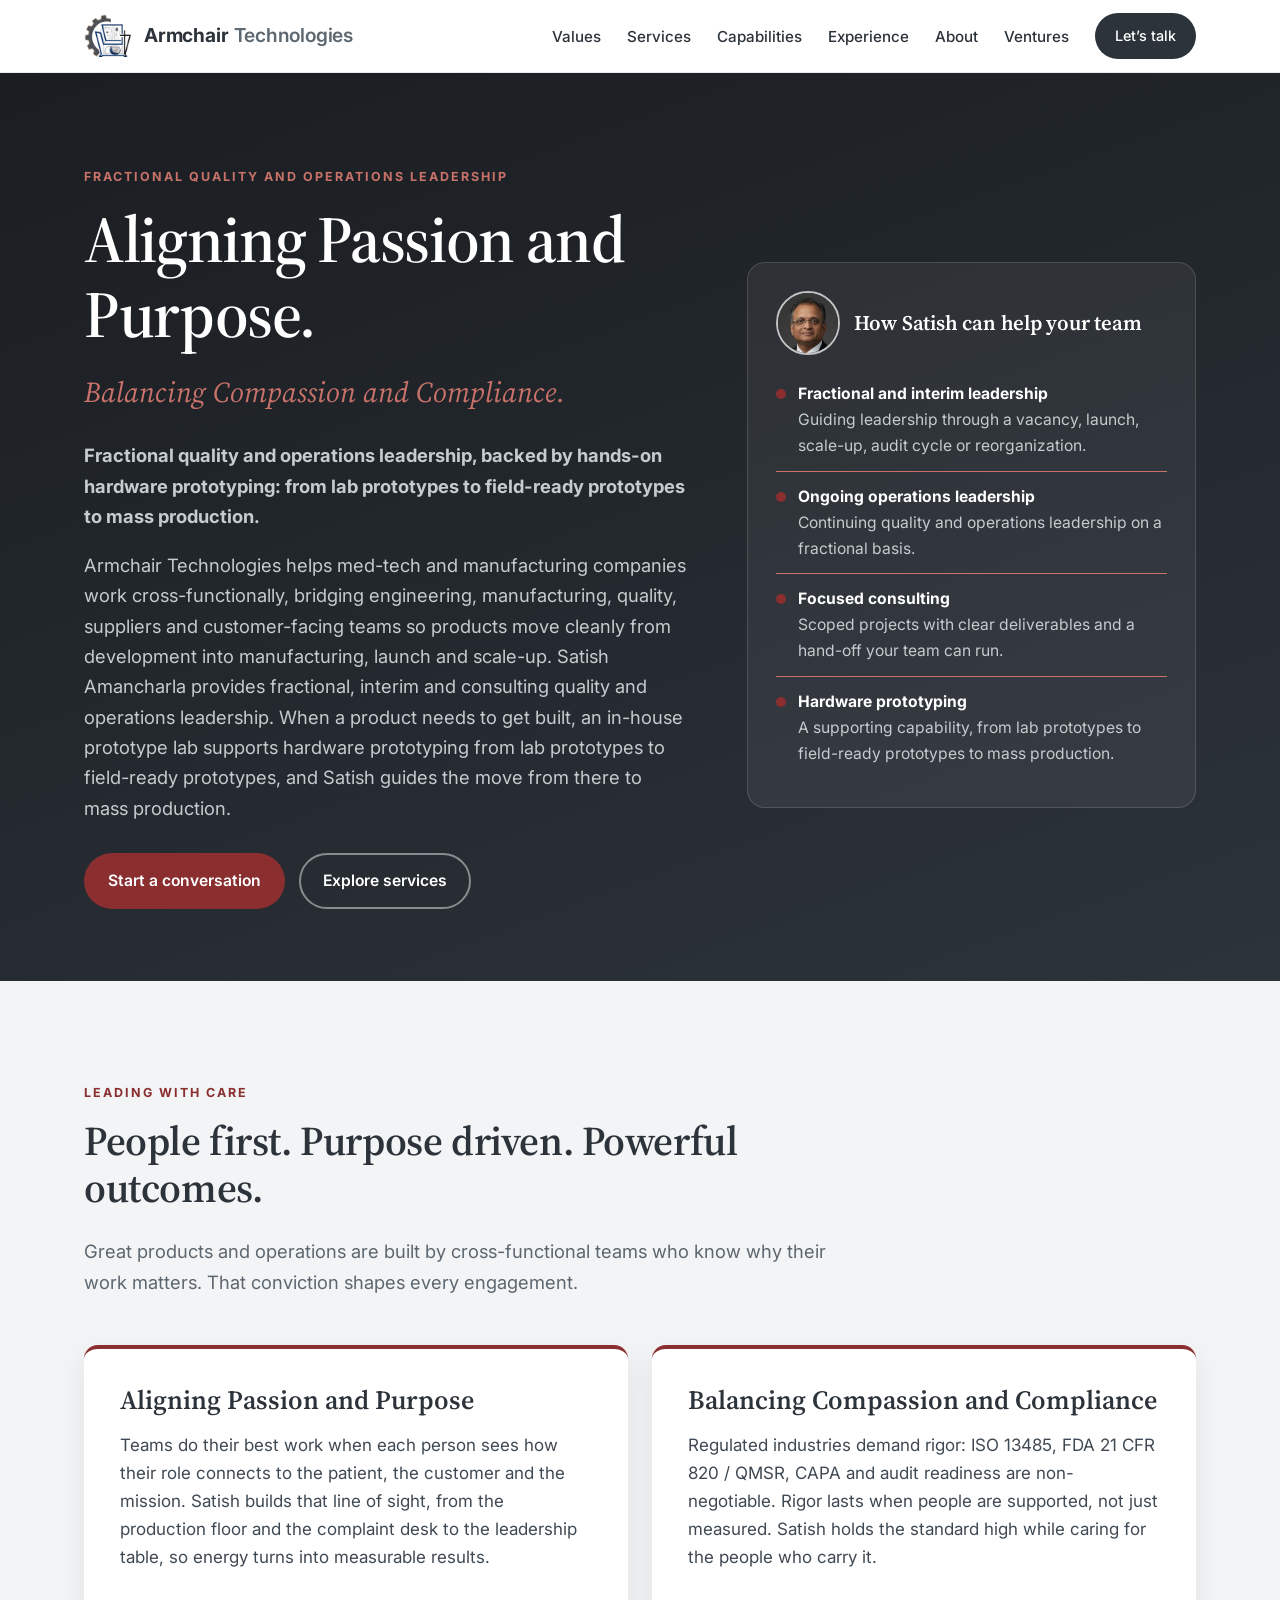
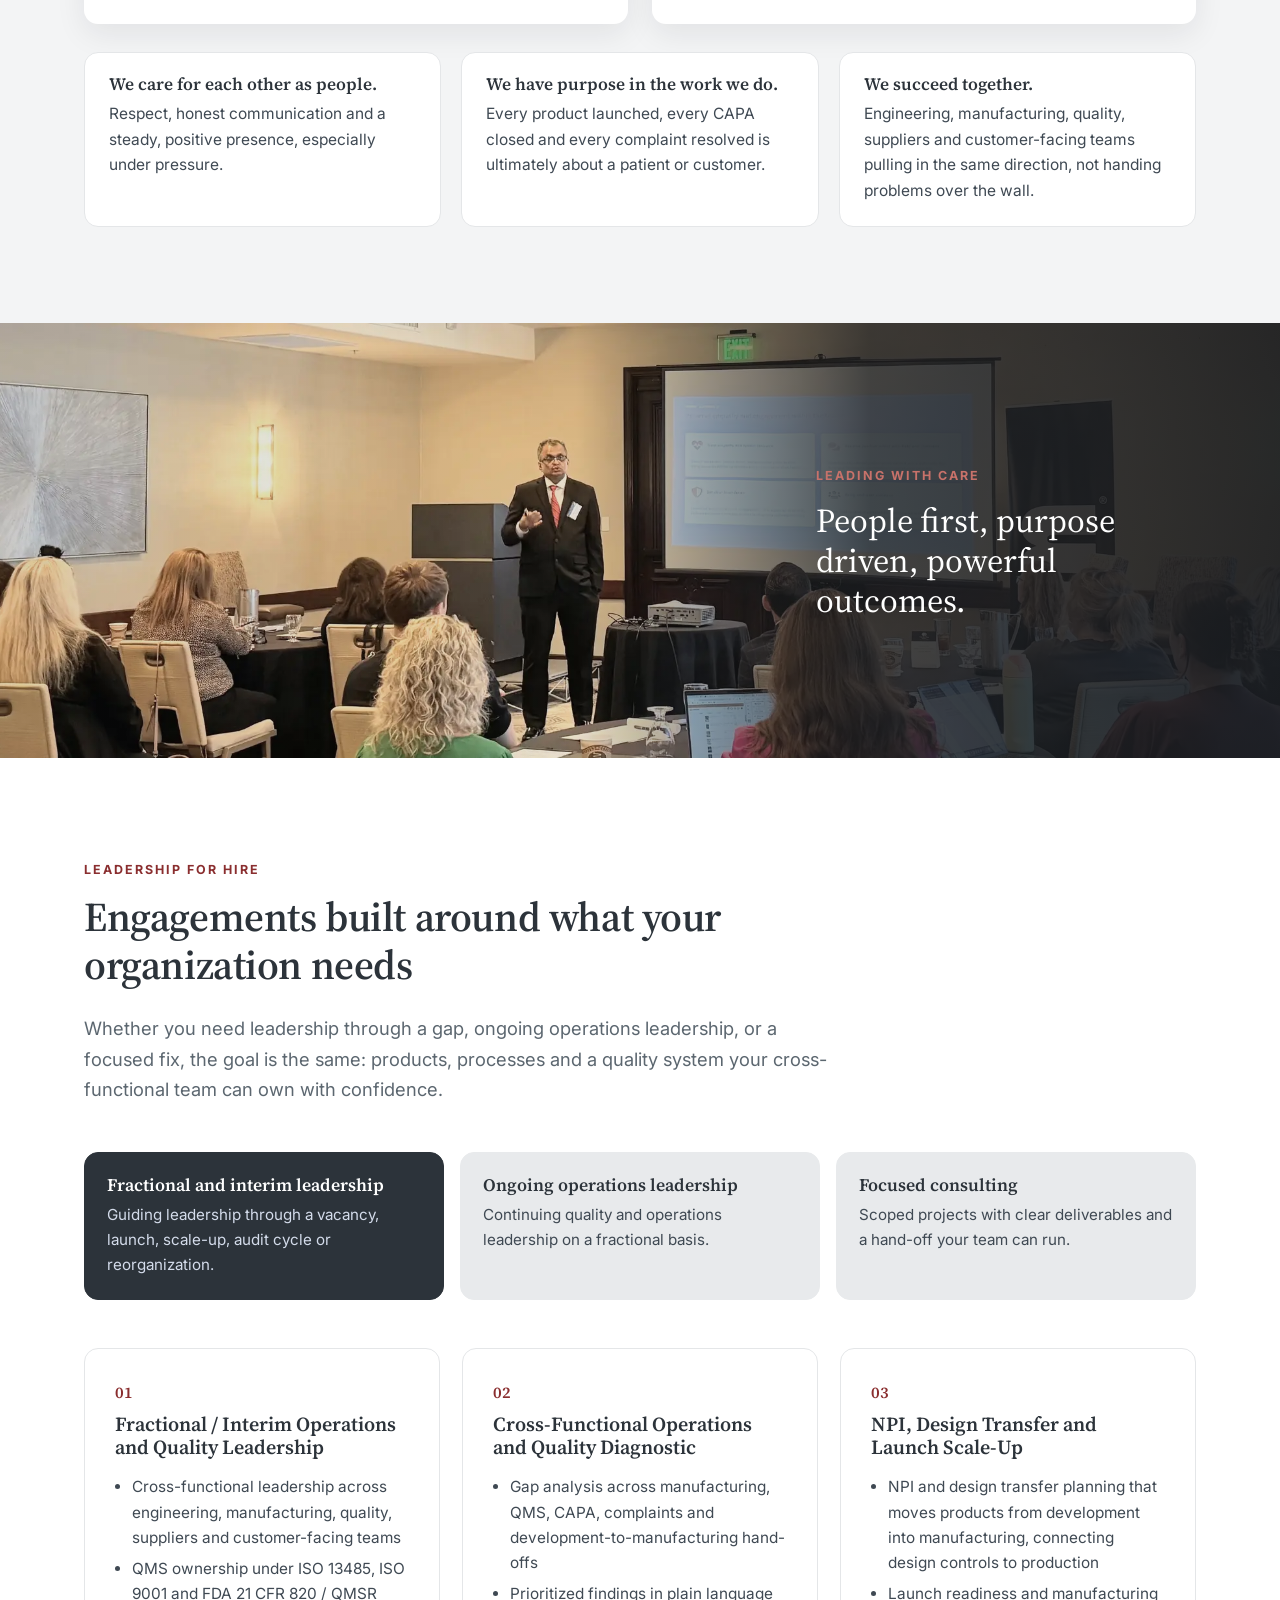
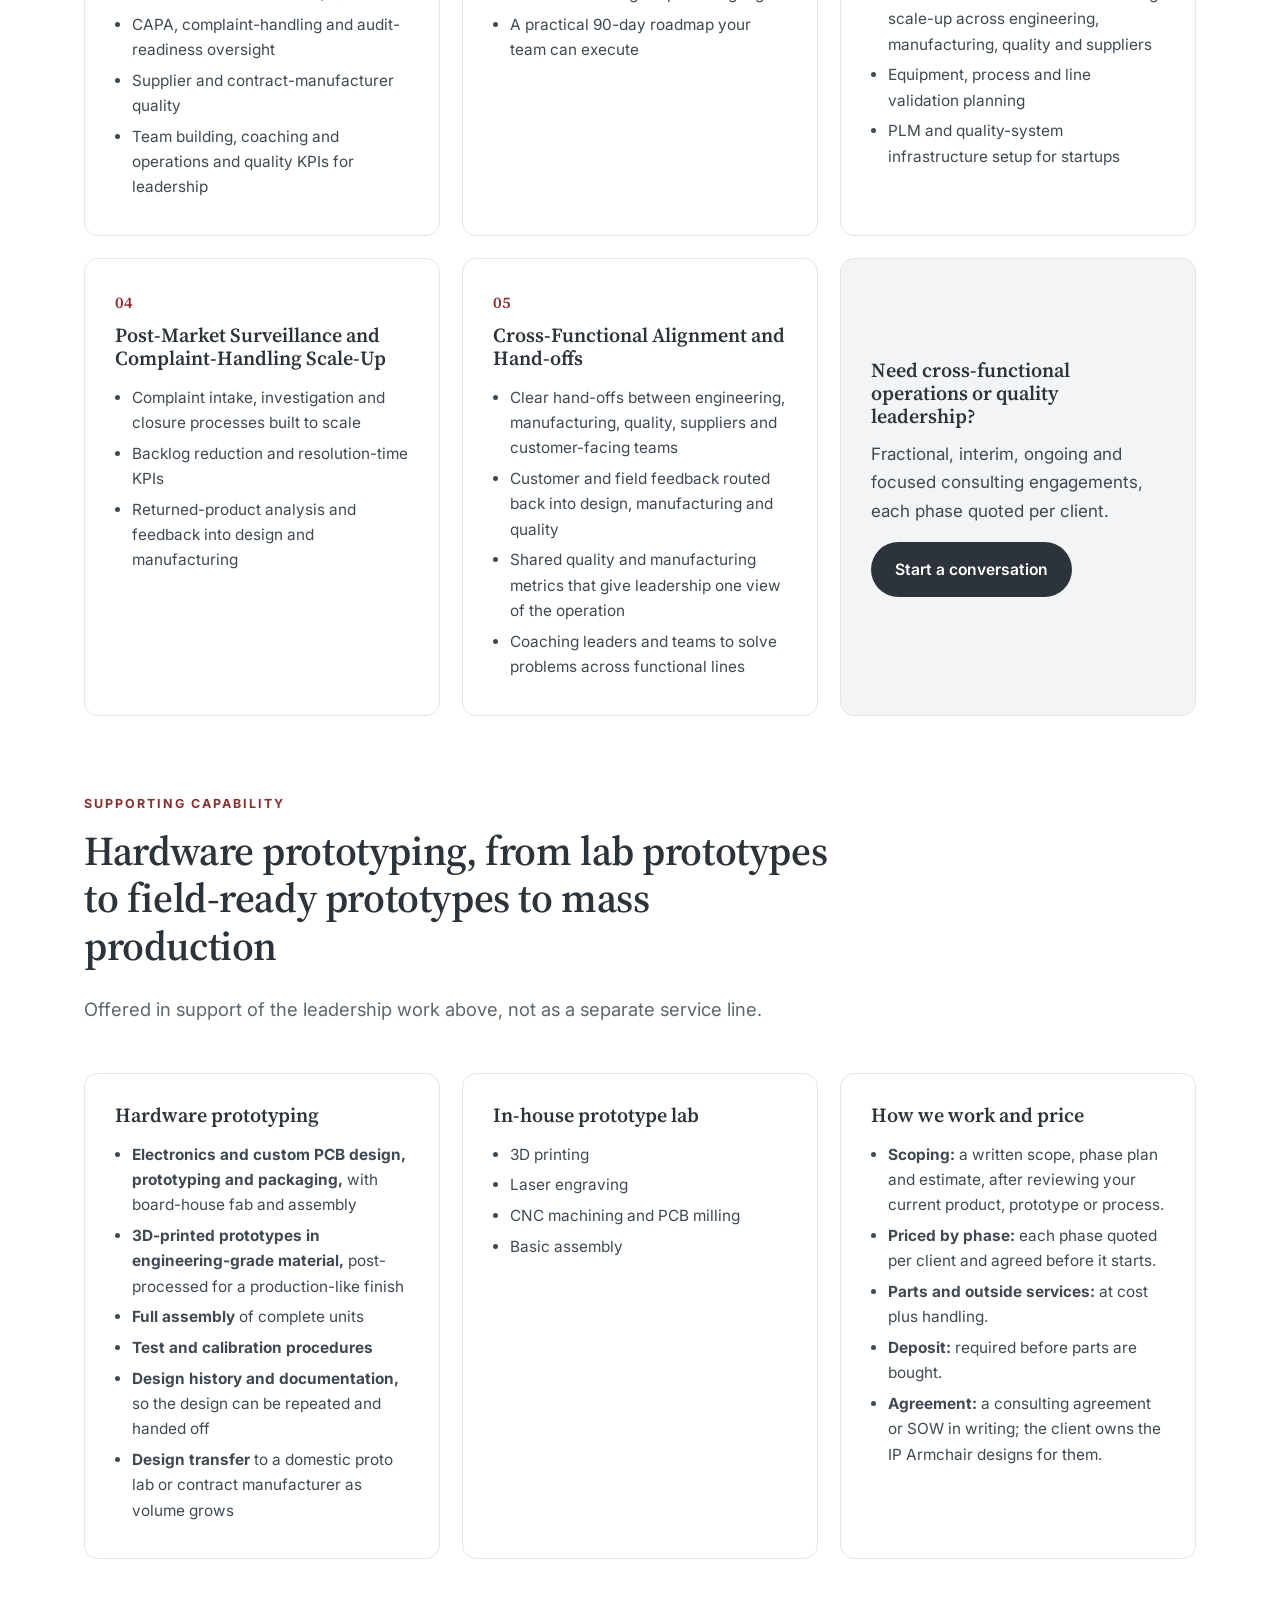
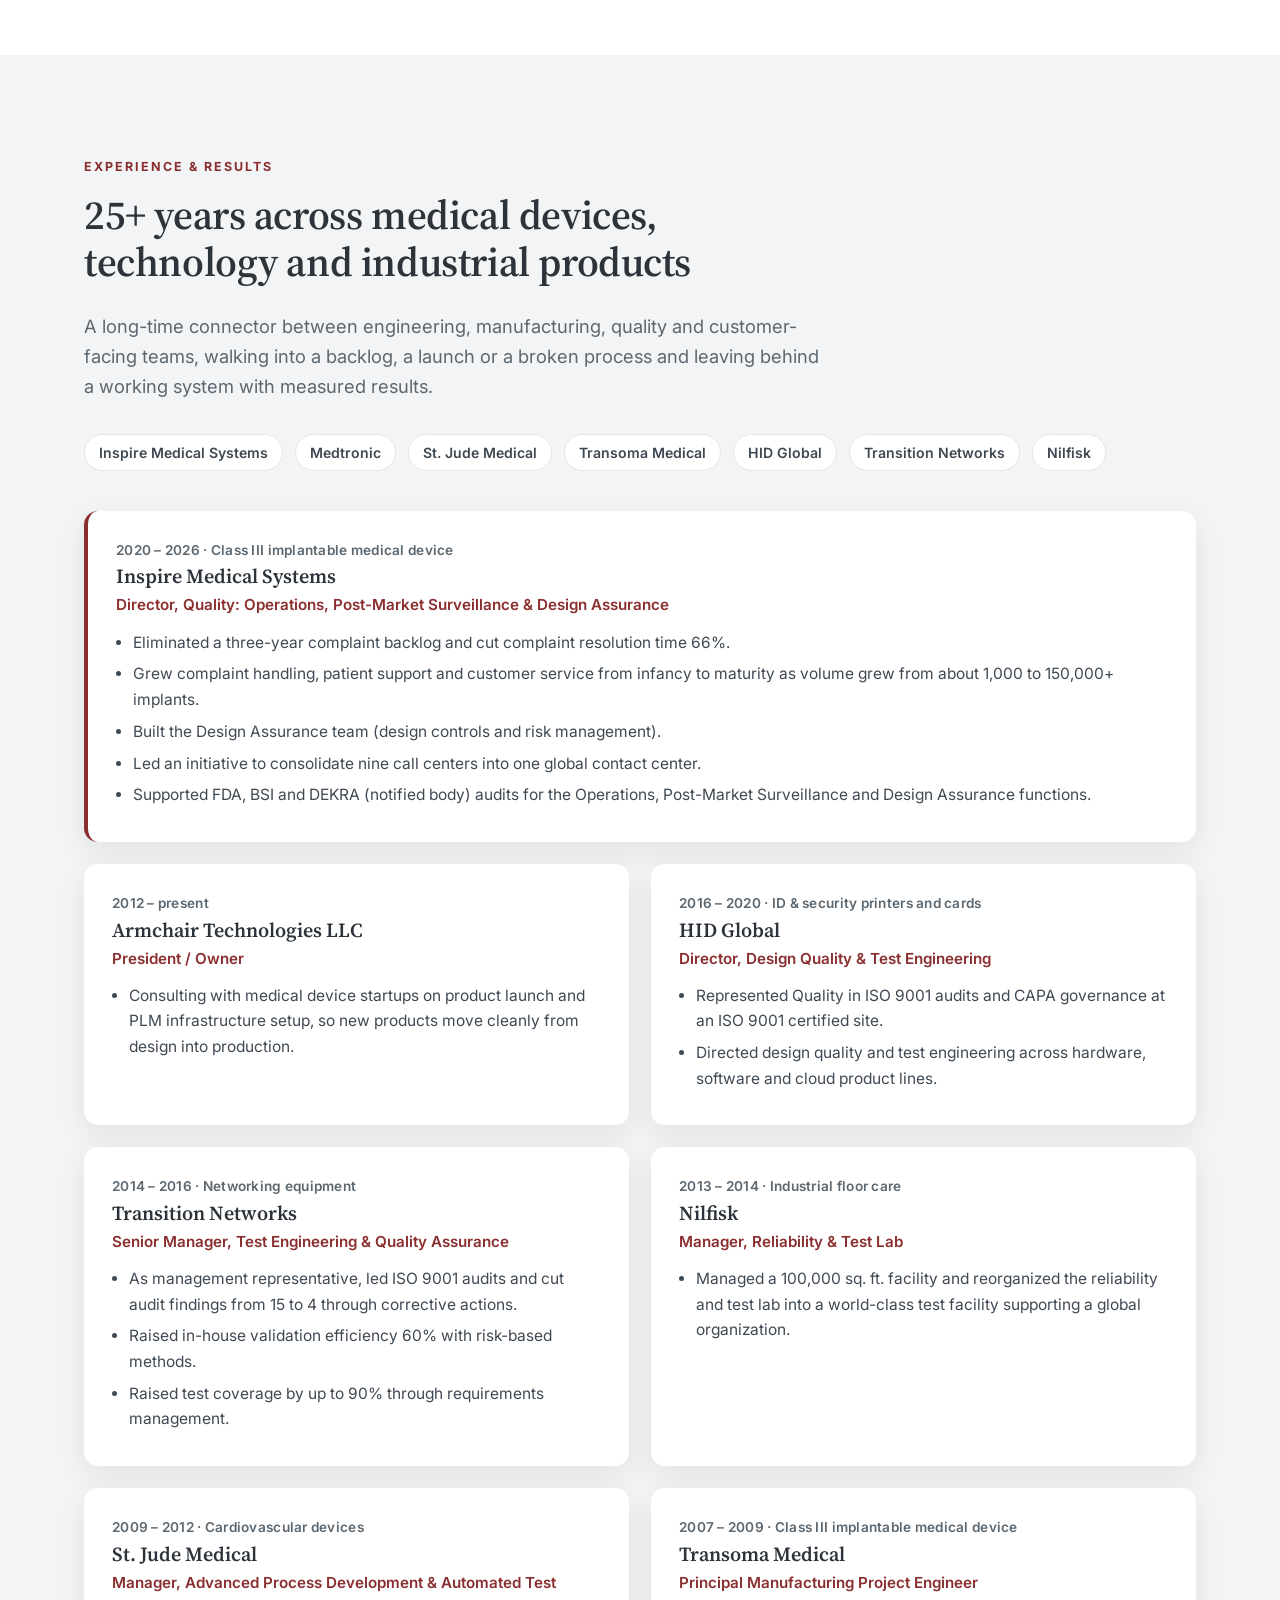
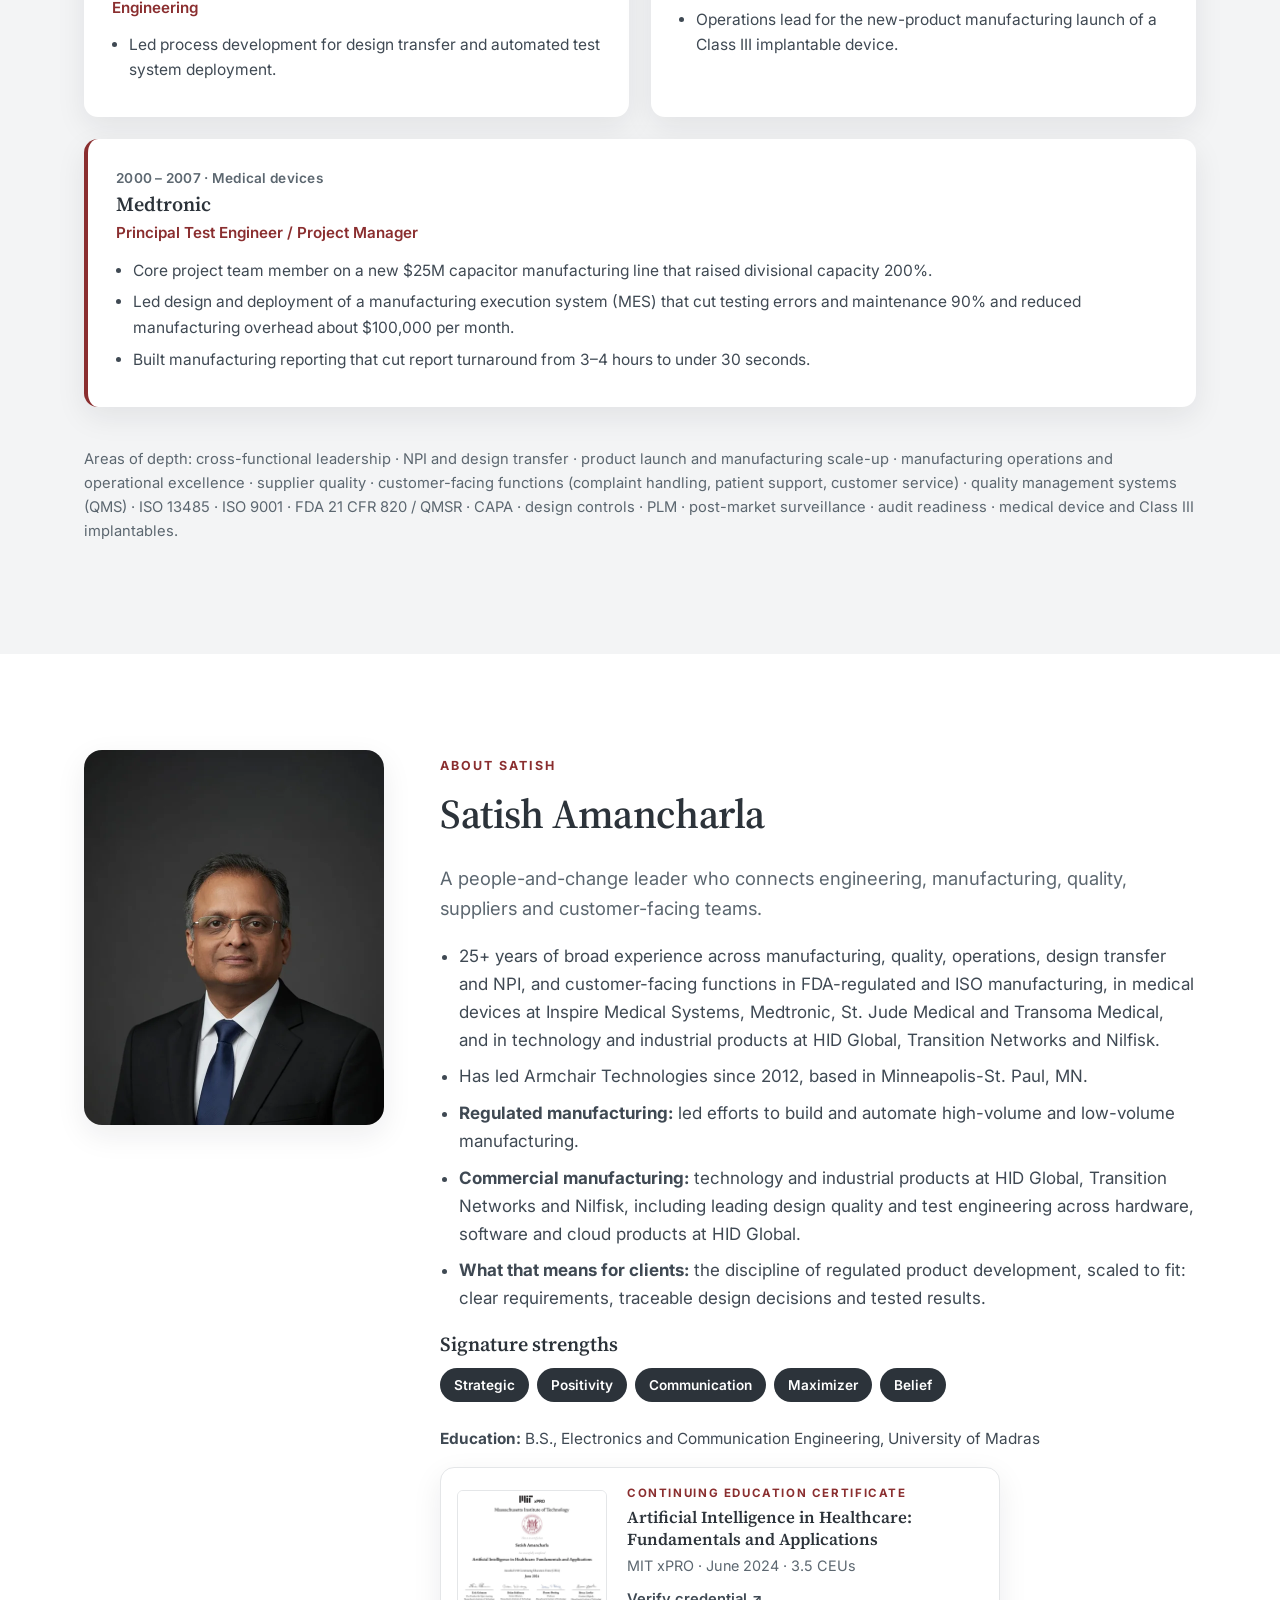
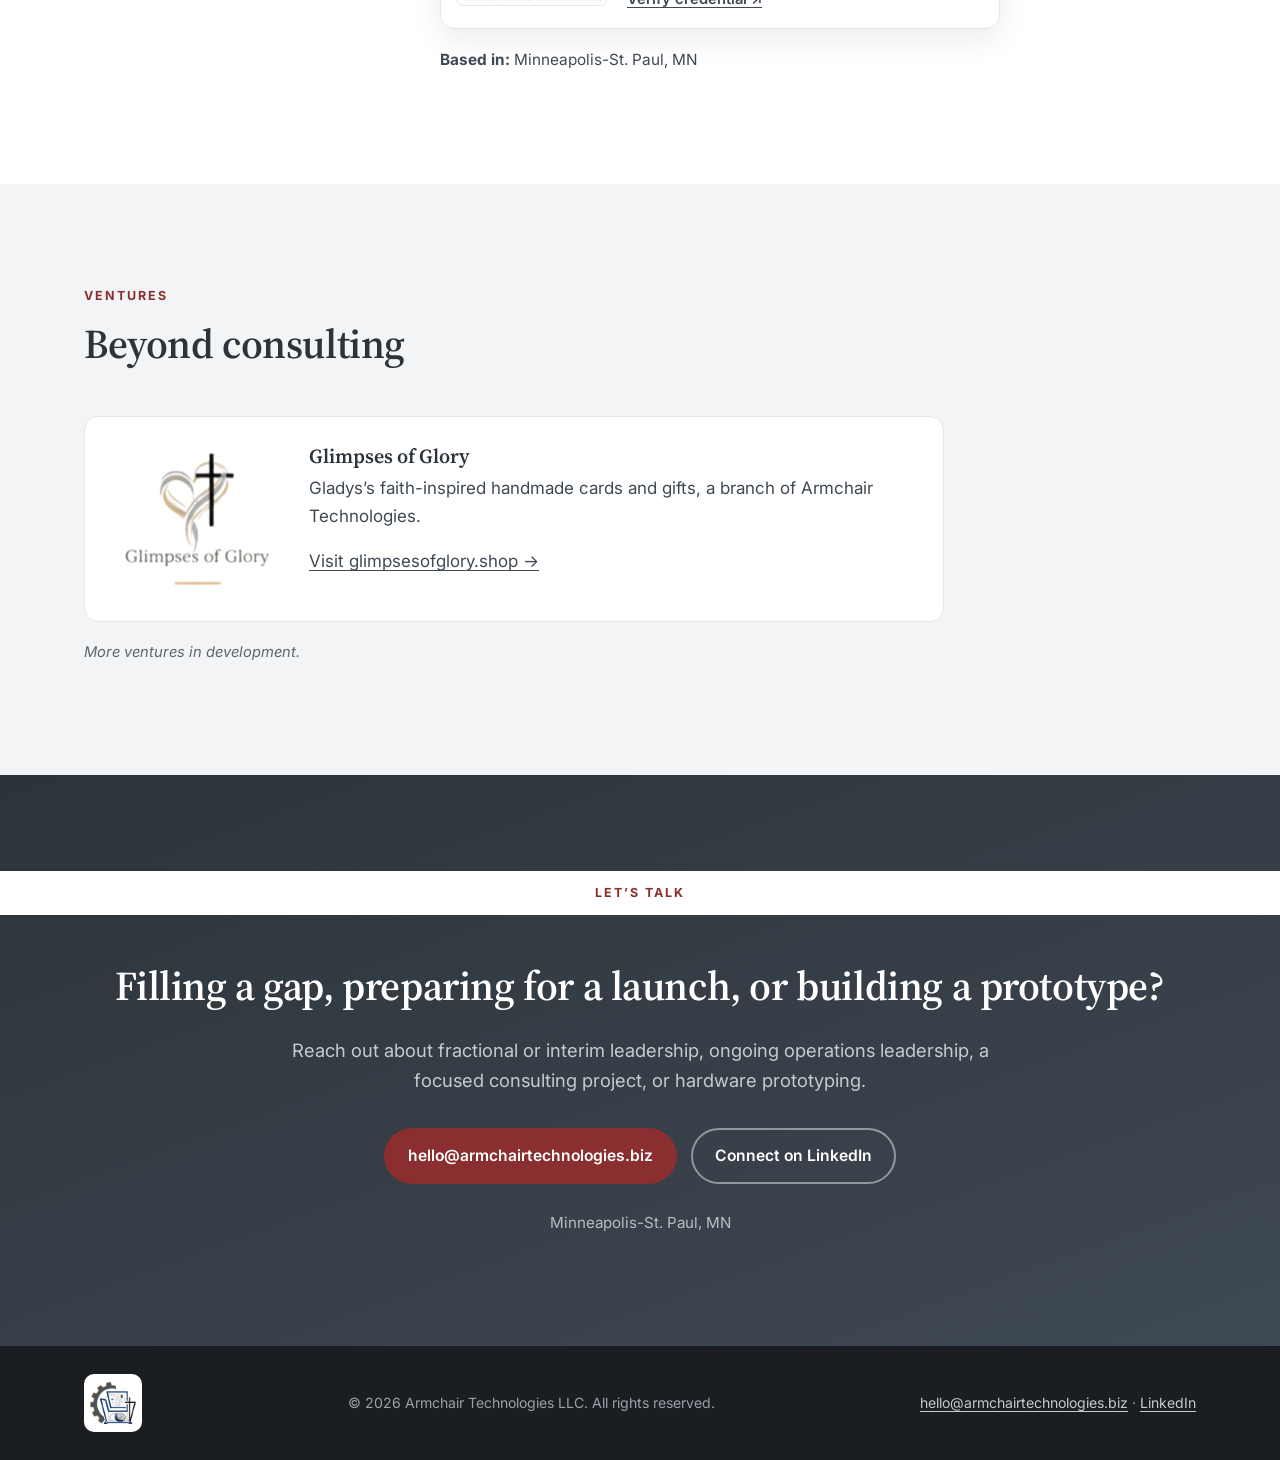
<file: index.html>
<!doctype html>
<html lang="en">
<head>
<meta charset="utf-8">
<meta name="viewport" content="width=device-width, initial-scale=1">
<title>Armchair Technologies | Fractional Quality and Operations Leadership</title>
<meta name="description" content="Fractional quality and operations leadership, backed by hands-on hardware prototyping: from lab prototypes to field-ready prototypes to mass production. Armchair Technologies helps med-tech and manufacturing companies move products from development into manufacturing, launch and scale-up.">
<link rel="canonical" href="https://armchairtechnologies.biz/">
<meta name="robots" content="index, follow">
<meta name="author" content="Satish Amancharla">
<meta name="theme-color" content="#0b1a33">
<meta property="og:type" content="website">
<meta property="og:site_name" content="Armchair Technologies">
<meta property="og:title" content="Armchair Technologies | Fractional Quality and Operations Leadership">
<meta property="og:description" content="Fractional quality and operations leadership, backed by hands-on hardware prototyping: from lab prototypes to field-ready prototypes to mass production. For med-tech and manufacturing companies.">
<meta property="og:url" content="https://armchairtechnologies.biz/">
<meta property="og:image" content="https://armchairtechnologies.biz/assets/img/og-image.jpg">
<meta property="og:image:width" content="1200">
<meta property="og:image:height" content="630">
<meta property="og:image:alt" content="Armchair Technologies: Aligning Passion and Purpose. Balancing Compassion and Compliance.">
<meta property="og:locale" content="en_US">
<meta name="twitter:card" content="summary_large_image">
<meta name="twitter:title" content="Armchair Technologies | Fractional Quality and Operations Leadership">
<meta name="twitter:description" content="Fractional quality and operations leadership, backed by hands-on hardware prototyping: from lab prototypes to field-ready prototypes to mass production.">
<meta name="twitter:image" content="https://armchairtechnologies.biz/assets/img/og-image.jpg">
<link rel="icon" href="/favicon-v2.ico" sizes="any">
<link rel="icon" href="/favicon-v2-32.png" sizes="32x32" type="image/png">
<link rel="icon" href="/favicon-v2-16.png" sizes="16x16" type="image/png">
<link rel="apple-touch-icon" href="/apple-touch-icon-v2.png">
<link rel="preconnect" href="https://fonts.googleapis.com">
<link rel="preconnect" href="https://fonts.gstatic.com" crossorigin>
<link rel="stylesheet" href="https://fonts.googleapis.com/css2?family=Inter:wght@400;500;600;700&amp;family=Source+Serif+4:ital,opsz,wght@0,8..60,600;1,8..60,500&amp;display=swap">
<link rel="stylesheet" href="/assets/css/styles.css">
<script type="application/ld+json">
{
  "@context": "https://schema.org",
  "@type": "ProfessionalService",
  "name": "Armchair Technologies LLC",
  "url": "https://armchairtechnologies.biz/",
  "logo": "https://armchairtechnologies.biz/assets/img/logo.svg",
  "description": "Fractional quality and operations leadership, backed by hands-on hardware prototyping: from lab prototypes to field-ready prototypes to mass production, for med-tech and manufacturing companies.",
  "email": "hello@armchairtechnologies.biz",
  "areaServed": "US",
  "address": {"@type": "PostalAddress", "addressLocality": "Minneapolis-St. Paul", "addressRegion": "MN", "addressCountry": "US"},
  "employee": {
    "@type": "Person",
    "name": "Satish Amancharla",
    "jobTitle": "President / Owner",
    "sameAs": ["https://www.linkedin.com/in/satishamancharla"]
  },
  "knowsAbout": ["Cross-functional leadership","Manufacturing operations","New product introduction (NPI)","Design transfer","Product launch and scale-up","Complaint handling and customer service","Quality management systems","ISO 13485","ISO 9001","FDA 21 CFR 820 / QMSR","CAPA","Design controls","PLM","Post-market surveillance","Supplier quality","Audit readiness","Medical devices","Hardware prototyping","Electronics and custom PCB design"]
}
</script>
</head>
<body>
<a class="skip" href="#main">Skip to content</a>

<header class="site-header">
  <nav class="wrap nav" aria-label="Primary">
    <a class="brand brand-lockup" href="#top">
      <picture><source srcset="/assets/img/icon-v2-128.webp" type="image/webp"><img class="brand-icon" src="/assets/img/icon-v2-128.png" alt="" width="48" height="48"></picture>
      <span class="brand-text"><span class="brand-armchair">Armchair</span> <span class="brand-technologies">Technologies</span></span>
    </a>
    <button class="menu-toggle" aria-expanded="false" aria-controls="nav-links">Menu</button>
    <ul class="nav-links" id="nav-links">
      <li><a href="#values">Values</a></li>
      <li><a href="#services">Services</a></li>
      <li><a href="#capabilities">Capabilities</a></li>
      <li><a href="#experience">Experience</a></li>
      <li><a href="#about">About</a></li>
      <li><a href="#ventures">Ventures</a></li>
      <li><a class="btn btn-navy" href="#contact">Let’s talk</a></li>
    </ul>
  </nav>
</header>

<main id="main">
<!-- HERO -->
<section class="hero" id="top" aria-labelledby="hero-title">
  <div class="wrap">
    <div class="hero-grid">
      <div>
        <span class="eyebrow">Fractional Quality and Operations Leadership</span>
        <h1 id="hero-title">Aligning Passion and Purpose.</h1>
        <p class="theme2">Balancing Compassion and Compliance.</p>
        <p class="lede"><strong>Fractional quality and operations leadership, backed by hands-on hardware prototyping: from lab prototypes to field-ready prototypes to mass production.</strong></p>
        <p class="lede">Armchair Technologies helps med-tech and manufacturing companies work cross-functionally, bridging engineering, manufacturing, quality, suppliers and customer-facing teams so products move cleanly from development into manufacturing, launch and scale-up. Satish Amancharla provides fractional, interim and consulting quality and operations leadership. When a product needs to get built, an in-house prototype lab supports hardware prototyping from lab prototypes to field-ready prototypes, and Satish guides the move from there to mass production.</p>
        <div class="hero-ctas">
          <a class="btn btn-gold" href="#contact">Start a conversation</a>
          <a class="btn btn-ghost" href="#services">Explore services</a>
        </div>
      </div>
      <aside class="open-card" aria-labelledby="open-title">
        <div class="open-head">
          <picture>
            <source srcset="/assets/img/satish-amancharla-avatar.webp" type="image/webp">
            <img class="avatar" src="/assets/img/satish-amancharla-avatar.jpg" width="64" height="64" alt="Satish Amancharla">
          </picture>
          <h2 id="open-title">How Satish can help your team</h2>
        </div>
        <ul>
          <li><span class="dot" aria-hidden="true"></span><div><strong>Fractional and interim leadership</strong>Guiding leadership through a vacancy, launch, scale-up, audit cycle or reorganization.</div></li>
          <li><span class="dot" aria-hidden="true"></span><div><strong>Ongoing operations leadership</strong>Continuing quality and operations leadership on a fractional basis.</div></li>
          <li><span class="dot" aria-hidden="true"></span><div><strong>Focused consulting</strong>Scoped projects with clear deliverables and a hand-off your team can run.</div></li>
          <li><span class="dot" aria-hidden="true"></span><div><strong>Hardware prototyping</strong>A supporting capability, from lab prototypes to field-ready prototypes to mass production.</div></li>
        </ul>
      </aside>
    </div>
  </div>
</section>

<!-- VALUES -->
<section class="section alt" id="values" aria-labelledby="values-title">
  <div class="wrap">
    <div class="section-head">
      <span class="eyebrow">Leading with care</span>
      <h2 id="values-title">People first. Purpose driven. Powerful outcomes.</h2>
      <p class="lede">Great products and operations are built by cross-functional teams who know why their work matters. That conviction shapes every engagement.</p>
    </div>
    <div class="themes">
      <article class="theme">
        <h3>Aligning Passion and Purpose</h3>
        <p>Teams do their best work when each person sees how their role connects to the patient, the customer and the mission. Satish builds that line of sight, from the production floor and the complaint desk to the leadership table, so energy turns into measurable results.</p>
      </article>
      <article class="theme">
        <h3>Balancing Compassion and Compliance</h3>
        <p>Regulated industries demand rigor: ISO 13485, FDA 21 CFR 820 / QMSR, CAPA and audit readiness are non-negotiable. Rigor lasts when people are supported, not just measured. Satish holds the standard high while caring for the people who carry it.</p>
      </article>
    </div>
    <div class="values">
      <div class="value"><h3>We care for each other as people.</h3><p>Respect, honest communication and a steady, positive presence, especially under pressure.</p></div>
      <div class="value"><h3>We have purpose in the work we do.</h3><p>Every product launched, every CAPA closed and every complaint resolved is ultimately about a patient or customer.</p></div>
      <div class="value"><h3>We succeed together.</h3><p>Engineering, manufacturing, quality, suppliers and customer-facing teams pulling in the same direction, not handing problems over the wall.</p></div>
    </div>
    <!-- FUTURE: Community involvement section (pending Satish). Suggested placement: here or after About.
    <section class="community" id="community" aria-labelledby="community-title">
      <h2 id="community-title">Community involvement</h2>
      <p>...</p>
    </section>
    -->
  </div>
</section>

<!-- PHOTO BAND -->
<section class="photo-band" aria-label="Leading with care">
  <picture>
    <source srcset="/assets/img/satish-presenting.webp" type="image/webp">
    <img src="/assets/img/satish-presenting.jpg" width="2000" height="670" loading="lazy" decoding="async" alt="Satish Amancharla presenting to a room of colleagues">
  </picture>
  <div class="photo-band-text">
    <div class="wrap">
      <div class="photo-band-copy">
        <span class="eyebrow">Leading with care</span>
        <p>People first, purpose driven, powerful outcomes.</p>
      </div>
    </div>
  </div>
</section>

<!-- SERVICES -->
<section class="section" id="services" aria-labelledby="services-title">
  <div class="wrap">
    <div class="section-head">
      <span class="eyebrow">Leadership for hire</span>
      <h2 id="services-title">Engagements built around what your organization needs</h2>
      <p class="lede">Whether you need leadership through a gap, ongoing operations leadership, or a focused fix, the goal is the same: products, processes and a quality system your cross-functional team can own with confidence.</p>
    </div>
    <div class="models" role="list">
      <div class="model featured" role="listitem"><h3>Fractional and interim leadership</h3><p>Guiding leadership through a vacancy, launch, scale-up, audit cycle or reorganization.</p></div>
      <div class="model" role="listitem"><h3>Ongoing operations leadership</h3><p>Continuing quality and operations leadership on a fractional basis.</p></div>
      <div class="model" role="listitem"><h3>Focused consulting</h3><p>Scoped projects with clear deliverables and a hand-off your team can run.</p></div>
    </div>
    <div class="services">
      <article class="service">
        <div class="num">01</div>
        <h3>Fractional / Interim Operations and Quality Leadership</h3>
        <ul>
          <li>Cross-functional leadership across engineering, manufacturing, quality, suppliers and customer-facing teams</li>
          <li>QMS ownership under ISO 13485, ISO 9001 and FDA 21 CFR 820 / QMSR</li>
          <li>CAPA, complaint-handling and audit-readiness oversight</li>
          <li>Supplier and contract-manufacturer quality</li>
          <li>Team building, coaching and operations and quality KPIs for leadership</li>
        </ul>
      </article>
      <article class="service">
        <div class="num">02</div>
        <h3>Cross-Functional Operations and Quality Diagnostic</h3>
        <ul>
          <li>Gap analysis across manufacturing, QMS, CAPA, complaints and development-to-manufacturing hand-offs</li>
          <li>Prioritized findings in plain language</li>
          <li>A practical 90-day roadmap your team can execute</li>
        </ul>
      </article>
      <article class="service">
        <div class="num">03</div>
        <h3>NPI, Design Transfer and Launch Scale-Up</h3>
        <ul>
          <li>NPI and design transfer planning that moves products from development into manufacturing, connecting design controls to production</li>
          <li>Launch readiness and manufacturing scale-up across engineering, manufacturing, quality and suppliers</li>
          <li>Equipment, process and line validation planning</li>
          <li>PLM and quality-system infrastructure setup for startups</li>
        </ul>
      </article>
      <article class="service">
        <div class="num">04</div>
        <h3>Post-Market Surveillance and Complaint-Handling Scale-Up</h3>
        <ul>
          <li>Complaint intake, investigation and closure processes built to scale</li>
          <li>Backlog reduction and resolution-time KPIs</li>
          <li>Returned-product analysis and feedback into design and manufacturing</li>
        </ul>
      </article>
      <article class="service">
        <div class="num">05</div>
        <h3>Cross-Functional Alignment and Hand-offs</h3>
        <ul>
          <li>Clear hand-offs between engineering, manufacturing, quality, suppliers and customer-facing teams</li>
          <li>Customer and field feedback routed back into design, manufacturing and quality</li>
          <li>Shared quality and manufacturing metrics that give leadership one view of the operation</li>
          <li>Coaching leaders and teams to solve problems across functional lines</li>
        </ul>
      </article>
      <article class="service cta-card">
        <h3>Need cross-functional operations or quality leadership?</h3>
        <p>Fractional, interim, ongoing and focused consulting engagements, each phase quoted per client.</p>
        <p><a class="btn btn-navy" href="#contact">Start a conversation</a></p>
      </article>
    </div>

    <!-- CAPABILITIES: supporting capability, not a separate service line (source: ATL-MKT-001 v5) -->
    <div class="section-head subsection" id="capabilities">
      <span class="eyebrow">Supporting capability</span>
      <h2 id="capabilities-title">Hardware prototyping, from lab prototypes to field-ready prototypes to mass production</h2>
      <p class="lede">Offered in support of the leadership work above, not as a separate service line.</p>
    </div>
    <div class="services">
      <article class="service">
        <h3>Hardware prototyping</h3>
        <ul>
          <li><strong>Electronics and custom PCB design, prototyping and packaging,</strong> with board-house fab and assembly</li>
          <li><strong>3D-printed prototypes in engineering-grade material,</strong> post-processed for a production-like finish</li>
          <li><strong>Full assembly</strong> of complete units</li>
          <li><strong>Test and calibration procedures</strong></li>
          <li><strong>Design history and documentation,</strong> so the design can be repeated and handed off</li>
          <li><strong>Design transfer</strong> to a domestic proto lab or contract manufacturer as volume grows</li>
        </ul>
      </article>
      <article class="service">
        <h3>In-house prototype lab</h3>
        <ul>
          <li>3D printing</li>
          <li>Laser engraving</li>
          <li>CNC machining and PCB milling</li>
          <li>Basic assembly</li>
        </ul>
      </article>
      <article class="service">
        <h3>How we work and price</h3>
        <ul>
          <li><strong>Scoping:</strong> a written scope, phase plan and estimate, after reviewing your current product, prototype or process.</li>
          <li><strong>Priced by phase:</strong> each phase quoted per client and agreed before it starts.</li>
          <li><strong>Parts and outside services:</strong> at cost plus handling.</li>
          <li><strong>Deposit:</strong> required before parts are bought.</li>
          <li><strong>Agreement:</strong> a consulting agreement or SOW in writing; the client owns the IP Armchair designs for them.</li>
        </ul>
      </article>
    </div>
  </div>
</section>

<!-- EXPERIENCE -->
<section class="section alt" id="experience" aria-labelledby="exp-title">
  <div class="wrap">
    <div class="section-head">
      <span class="eyebrow">Experience &amp; results</span>
      <h2 id="exp-title">25+ years across medical devices, technology and industrial products</h2>
      <p class="lede">A long-time connector between engineering, manufacturing, quality and customer-facing teams, walking into a backlog, a launch or a broken process and leaving behind a working system with measured results.</p>
    </div>
    <ul class="logos" aria-label="Companies">
      <li>Inspire Medical Systems</li><li>Medtronic</li><li>St. Jude Medical</li><li>Transoma Medical</li><li>HID Global</li><li>Transition Networks</li><li>Nilfisk</li>
    </ul>
    <div class="timeline">
      <article class="role wide">
        <div class="meta">2020 – 2026 · Class III implantable medical device</div>
        <h3>Inspire Medical Systems</h3>
        <div class="title">Director, Quality: Operations, Post-Market Surveillance &amp; Design Assurance</div>
        <ul>
          <li>Eliminated a three-year complaint backlog and cut complaint resolution time 66%.</li>
          <li>Grew complaint handling, patient support and customer service from infancy to maturity as volume grew from about 1,000 to 150,000+ implants.</li>
          <li>Built the Design Assurance team (design controls and risk management).</li>
          <li>Led an initiative to consolidate nine call centers into one global contact center.</li>
          <li>Supported FDA, BSI and DEKRA (notified body) audits for the Operations, Post-Market Surveillance and Design Assurance functions.</li>
        </ul>
      </article>
      <article class="role">
        <div class="meta">2012 – present</div>
        <h3>Armchair Technologies LLC</h3>
        <div class="title">President / Owner</div>
        <ul>
          <li>Consulting with medical device startups on product launch and PLM infrastructure setup, so new products move cleanly from design into production.</li>
        </ul>
      </article>
      <article class="role">
        <div class="meta">2016 – 2020 · ID &amp; security printers and cards</div>
        <h3>HID Global</h3>
        <div class="title">Director, Design Quality &amp; Test Engineering</div>
        <ul>
          <li>Represented Quality in ISO 9001 audits and CAPA governance at an ISO 9001 certified site.</li>
          <li>Directed design quality and test engineering across hardware, software and cloud product lines.</li>
        </ul>
      </article>
      <article class="role">
        <div class="meta">2014 – 2016 · Networking equipment</div>
        <h3>Transition Networks</h3>
        <div class="title">Senior Manager, Test Engineering &amp; Quality Assurance</div>
        <ul>
          <li>As management representative, led ISO 9001 audits and cut audit findings from 15 to 4 through corrective actions.</li>
          <li>Raised in-house validation efficiency 60% with risk-based methods.</li>
          <li>Raised test coverage by up to 90% through requirements management.</li>
        </ul>
      </article>
      <article class="role">
        <div class="meta">2013 – 2014 · Industrial floor care</div>
        <h3>Nilfisk</h3>
        <div class="title">Manager, Reliability &amp; Test Lab</div>
        <ul>
          <li>Managed a 100,000 sq. ft. facility and reorganized the reliability and test lab into a world-class test facility supporting a global organization.</li>
        </ul>
      </article>
      <article class="role">
        <div class="meta">2009 – 2012 · Cardiovascular devices</div>
        <h3>St. Jude Medical</h3>
        <div class="title">Manager, Advanced Process Development &amp; Automated Test Engineering</div>
        <ul>
          <li>Led process development for design transfer and automated test system deployment.</li>
        </ul>
      </article>
      <article class="role">
        <div class="meta">2007 – 2009 · Class III implantable medical device</div>
        <h3>Transoma Medical</h3>
        <div class="title">Principal Manufacturing Project Engineer</div>
        <ul>
          <li>Operations lead for the new-product manufacturing launch of a Class III implantable device.</li>
        </ul>
      </article>
      <article class="role wide">
        <div class="meta">2000 – 2007 · Medical devices</div>
        <h3>Medtronic</h3>
        <div class="title">Principal Test Engineer / Project Manager</div>
        <ul>
          <li>Core project team member on a new $25M capacitor manufacturing line that raised divisional capacity 200%.</li>
          <li>Led design and deployment of a manufacturing execution system (MES) that cut testing errors and maintenance 90% and reduced manufacturing overhead about $100,000 per month.</li>
          <li>Built manufacturing reporting that cut report turnaround from 3–4 hours to under 30 seconds.</li>
        </ul>
      </article>
    </div>
    <p class="kw">Areas of depth: cross-functional leadership · NPI and design transfer · product launch and manufacturing scale-up · manufacturing operations and operational excellence · supplier quality · customer-facing functions (complaint handling, patient support, customer service) · quality management systems (QMS) · ISO 13485 · ISO 9001 · FDA 21 CFR 820 / QMSR · CAPA · design controls · PLM · post-market surveillance · audit readiness · medical device and Class III implantables.</p>
  </div>
</section>

<!-- ABOUT -->
<section class="section" id="about" aria-labelledby="about-title">
  <div class="wrap">
    <div class="about-grid">
      <picture class="headshot-photo">
        <source srcset="/assets/img/satish-amancharla.webp" type="image/webp">
        <img src="/assets/img/satish-amancharla.jpg" width="600" height="750" loading="lazy" decoding="async" alt="Satish Amancharla">
      </picture>
      <div>
        <span class="eyebrow">About Satish</span>
        <h2 id="about-title">Satish Amancharla</h2>
        <p class="lede">A people-and-change leader who connects engineering, manufacturing, quality, suppliers and customer-facing teams.</p>
        <ul class="about-points">
          <li>25+ years of broad experience across manufacturing, quality, operations, design transfer and NPI, and customer-facing functions in FDA-regulated and ISO manufacturing, in medical devices at Inspire Medical Systems, Medtronic, St. Jude Medical and Transoma Medical, and in technology and industrial products at HID Global, Transition Networks and Nilfisk.</li>
          <li>Has led Armchair Technologies since 2012, based in Minneapolis-St. Paul, MN.</li>
          <li><strong>Regulated manufacturing:</strong> led efforts to build and automate high-volume and low-volume manufacturing.</li>
          <li><strong>Commercial manufacturing:</strong> technology and industrial products at HID Global, Transition Networks and Nilfisk, including leading design quality and test engineering across hardware, software and cloud products at HID Global.</li>
          <li><strong>What that means for clients:</strong> the discipline of regulated product development, scaled to fit: clear requirements, traceable design decisions and tested results.</li>
        </ul>
        <h3>Signature strengths</h3>
        <ul class="chips" aria-label="Signature strengths">
          <li>Strategic</li><li>Positivity</li><li>Communication</li><li>Maximizer</li><li>Belief</li>
        </ul>
        <p class="edu"><strong>Education:</strong> B.S., Electronics and Communication Engineering, University of Madras</p>
        <div class="credential">
          <a class="credential-thumb" href="https://certificates.emeritus.org/c894948d-2282-4834-b3ce-964d7aefe02c" target="_blank" rel="noopener" aria-label="View MIT xPRO certificate: Artificial Intelligence in Healthcare: Fundamentals and Applications (opens in a new tab)">
            <picture>
              <source srcset="/assets/img/mit-xpro-ai-healthcare-certificate.webp" type="image/webp">
              <img src="/assets/img/mit-xpro-ai-healthcare-certificate.jpg" width="600" height="464" loading="lazy" decoding="async" alt="MIT xPRO certificate awarded to Satish Amancharla for Artificial Intelligence in Healthcare: Fundamentals and Applications">
            </picture>
          </a>
          <div class="credential-body">
            <span class="credential-label">Continuing education certificate</span>
            <h3>Artificial Intelligence in Healthcare: Fundamentals and Applications</h3>
            <p class="credential-meta">MIT xPRO · June 2024 · 3.5 CEUs</p>
            <a class="credential-verify" href="https://certificates.emeritus.org/c894948d-2282-4834-b3ce-964d7aefe02c" target="_blank" rel="noopener">Verify credential<span class="visually-hidden"> (opens in a new tab)</span> <span aria-hidden="true">↗</span></a>
          </div>
        </div>
        <p class="edu"><strong>Based in:</strong> Minneapolis-St. Paul, MN</p>
      </div>
    </div>
  </div>
</section>

<!-- VENTURES -->
<section class="section alt" id="ventures" aria-labelledby="ventures-title">
  <div class="wrap">
    <div class="section-head">
      <span class="eyebrow">Ventures</span>
      <h2 id="ventures-title">Beyond consulting</h2>
    </div>
    <article class="venture">
      <picture>
        <source srcset="/assets/img/glimpses-of-glory-logo.webp" type="image/webp">
        <img src="/assets/img/glimpses-of-glory-logo.png" width="240" height="222" loading="lazy" decoding="async" alt="Glimpses of Glory logo">
      </picture>
      <div>
        <h3>Glimpses of Glory</h3>
        <p>Gladys’s faith-inspired handmade cards and gifts, a branch of Armchair Technologies.</p>
        <p><a href="https://glimpsesofglory.shop" rel="noopener">Visit glimpsesofglory.shop <span aria-hidden="true">→</span></a></p>
      </div>
    </article>
    <p class="more">More ventures in development.</p>
  </div>
</section>

<!-- CONTACT -->
<section class="section contact" id="contact" aria-labelledby="contact-title">
  <div class="wrap">
    <span class="eyebrow">Let’s talk</span>
    <h2 id="contact-title">Filling a gap, preparing for a launch, or building a prototype?</h2>
    <p class="lede">Reach out about fractional or interim leadership, ongoing operations leadership, a focused consulting project, or hardware prototyping.</p>
    <div class="contact-ctas">
      <a class="btn btn-gold" href="mailto:hello@armchairtechnologies.biz">hello@armchairtechnologies.biz</a>
      <a class="btn btn-ghost" href="https://www.linkedin.com/in/satishamancharla" rel="noopener">Connect on LinkedIn</a>
    </div>
    <p class="loc">Minneapolis-St. Paul, MN</p>
  </div>
</section>
</main>

<footer>
  <div class="wrap">
    <span class="footer-logo-back"><picture><source srcset="/assets/img/icon-v2-128.webp" type="image/webp"><img class="footer-logo" src="/assets/img/icon-v2-128.png" alt="Armchair Technologies" width="48" height="48" loading="lazy"></picture></span>
    <span>© <span id="year">2026</span> Armchair Technologies LLC. All rights reserved.</span>
    <span><a href="mailto:hello@armchairtechnologies.biz">hello@armchairtechnologies.biz</a> · <a href="https://www.linkedin.com/in/satishamancharla" rel="noopener">LinkedIn</a></span>
  </div>
</footer>
<script src="/assets/js/main.js" defer></script>
  <!-- Visitor stats (GoatCounter, free, no cookies): dashboard at https://armchairtech.goatcounter.com -->
  <script data-goatcounter="https://armchairtech.goatcounter.com/count" async src="//gc.zgo.at/count.js"></script>
</body>
</html>
</file>
<file: assets/css/styles.css>
/* Armchair Technologies — styles. No build step. */
:root{
  --navy-950:#1A1D21; --navy-900:#2C333A; --navy-800:#3F4953; --navy-700:#3F4953;
  --slate-700:#3F4953; --slate-600:#5C6770; --slate-300:#C5CBCF; --slate-100:#E8EAEC;
  --paper:#F3F4F5; --white:#FFFFFF;
  --gold:#8A2E2F; --gold-deep:#8A2E2F; --sky:#C5CBCF;
  --serif:"Source Serif 4", Georgia, "Times New Roman", serif;
  --sans:Inter, system-ui, -apple-system, "Segoe UI", Roboto, Arial, sans-serif;
  --radius:14px; --shadow:0 10px 30px rgba(26,29,33,.08);
  --wrap:1160px;
}
*,*::before,*::after{box-sizing:border-box}
html{scroll-behavior:smooth;-webkit-text-size-adjust:100%}
@media (prefers-reduced-motion:reduce){html{scroll-behavior:auto}*{transition:none!important;animation:none!important}}
body{margin:0;font-family:var(--sans);font-size:1.0625rem;line-height:1.65;color:var(--slate-700);background:var(--white);}
img{max-width:100%;height:auto;display:block}
a{color:var(--navy-700);text-underline-offset:3px}
a:hover{color:var(--gold-deep)}
:focus-visible{outline:3px solid var(--gold);outline-offset:3px;border-radius:4px}
h1,h2,h3{font-family:var(--serif);color:var(--navy-900);line-height:1.15;margin:0 0 .6em;font-weight:600}
h2{font-size:clamp(1.9rem,3.2vw,2.6rem);letter-spacing:-.01em}
h3{font-size:1.25rem}
p{margin:0 0 1em}
.wrap{max-width:var(--wrap);margin:0 auto;padding:0 24px}
.skip{position:absolute;left:-999px;top:8px;background:var(--gold);color:var(--navy-950);padding:8px 14px;border-radius:8px;z-index:100;font-weight:600}
.skip:focus{left:12px}
.eyebrow{display:inline-block;font-size:.78rem;font-weight:700;letter-spacing:.16em;text-transform:uppercase;color:var(--gold-deep);margin-bottom:14px}
.lede{font-size:1.15rem;color:var(--slate-600);max-width:62ch}
.section{padding:96px 0}
.section-head{max-width:760px;margin-bottom:48px}
.alt{background:var(--paper)}

/* Header */
.site-header{position:sticky;top:0;z-index:50;background:rgba(255,255,255,.94);backdrop-filter:saturate(1.4) blur(8px);border-bottom:1px solid var(--slate-100)}
.nav{display:flex;align-items:center;justify-content:space-between;height:72px}
.brand img{height:48px;width:auto}
.brand-lockup{display:flex;align-items:center;gap:12px;text-decoration:none;color:inherit}
.brand-lockup:hover{color:inherit}
.brand-lockup .brand-icon{height:48px;width:48px}
.brand-text{display:flex;flex-direction:row;flex-wrap:wrap;align-items:baseline;gap:0 .35em;line-height:1.1;font-family:var(--sans)}
.brand-armchair{font-weight:700;font-size:1.2rem;color:var(--navy-900);letter-spacing:-.01em}
.brand-technologies{font-weight:600;font-size:1.2rem;color:#6b7280;letter-spacing:-.01em}
.footer-logo-back{display:inline-flex;align-items:center;justify-content:center;background:#fff;border-radius:10px;padding:5px;line-height:0;flex:none}
.nav-links{display:flex;gap:26px;align-items:center;list-style:none;margin:0;padding:0}
.nav-links a{text-decoration:none;color:var(--navy-900);font-weight:500;font-size:.95rem}
.nav-links a:hover{color:var(--gold-deep)}
.btn{display:inline-flex;align-items:center;gap:8px;padding:13px 22px;border-radius:999px;font-weight:600;text-decoration:none;font-size:.98rem;border:2px solid transparent;transition:transform .15s,background .15s}
.btn:hover{transform:translateY(-1px)}
.btn-gold{background:var(--gold);color:var(--navy-950)}
.btn-gold:hover{background:#ebb75e;color:var(--navy-950)}
.btn-ghost{border-color:rgba(255,255,255,.45);color:#fff}
.btn-ghost:hover{border-color:#fff;color:#fff}
.btn-navy{background:var(--navy-900);color:#fff}
.btn-navy:hover{background:var(--navy-700);color:#fff}
.nav .btn{padding:9px 18px;font-size:.9rem}
.menu-toggle{display:none;background:none;border:1px solid var(--slate-300);border-radius:10px;padding:8px 12px;font:inherit;font-weight:600;color:var(--navy-900);cursor:pointer}

/* Hero */
.hero{background:radial-gradient(1200px 500px at 85% -10%,rgba(224,168,74,.18),transparent 60%),linear-gradient(160deg,var(--navy-950),var(--navy-800));color:#dfe6f1;padding:88px 0 72px;overflow:hidden}
.hero-grid{display:grid;grid-template-columns:1.35fr 1fr;gap:56px;align-items:center}
.hero .eyebrow{color:var(--gold)}
.hero h1{color:#fff;font-size:clamp(2.5rem,5.4vw,4.1rem);letter-spacing:-.02em;margin-bottom:.25em}
.hero .theme2{font-family:var(--serif);font-style:italic;font-size:clamp(1.35rem,2.4vw,1.8rem);color:var(--gold);margin:0 0 24px}
.hero .lede{color:#c9d3e2}
.hero-ctas{display:flex;flex-wrap:wrap;gap:14px;margin-top:30px}
.open-card{background:rgba(255,255,255,.06);border:1px solid rgba(255,255,255,.14);border-radius:18px;padding:28px}
.open-card h2{color:#fff;font-size:1.3rem;margin-bottom:14px}
.open-card ul{list-style:none;margin:0;padding:0}
.open-card li{display:flex;gap:12px;padding:12px 0;border-top:1px solid rgba(255,255,255,.1);color:#dfe6f1;font-size:.98rem}
.open-card li:first-child{border-top:0}
.open-card strong{color:#fff;display:block}
.dot{flex:none;width:10px;height:10px;border-radius:50%;background:var(--gold);margin-top:8px}
.stats{list-style:none;padding-left:0;margin-bottom:0;display:grid;grid-template-columns:repeat(4,1fr);gap:18px;margin-top:64px;padding-top:36px;border-top:1px solid rgba(255,255,255,.12)}
.stat b{display:block;font-family:var(--serif);font-size:2.1rem;color:#fff;line-height:1.1}
.stat span{font-size:.9rem;color:#aebbd0}

/* Values */
.themes{display:grid;grid-template-columns:1fr 1fr;gap:24px}
.theme{background:var(--white);border-radius:var(--radius);padding:36px;box-shadow:var(--shadow);border-top:4px solid var(--gold)}
.theme h3{font-size:1.65rem}
.values{display:grid;grid-template-columns:repeat(3,1fr);gap:20px;margin-top:28px}
.value{padding:22px 24px;border-radius:var(--radius);background:var(--white);border:1px solid #e7e2d8}
.value h3{font-size:1.08rem;margin-bottom:.35em}
.value p{margin:0;font-size:.97rem}

/* Engagement models */
.models{display:grid;grid-template-columns:repeat(3,1fr);gap:16px;margin-bottom:48px}
.model{padding:22px;border-radius:var(--radius);border:1px solid var(--slate-100);background:var(--slate-100)}
.model.featured{background:var(--navy-900);border-color:var(--navy-900);color:#d4dceb}
.model.featured h3{color:#fff}
.model h3{font-size:1.1rem;margin-bottom:.35em}
.model p{margin:0;font-size:.95rem}

/* Services */
.services{display:grid;grid-template-columns:repeat(3,1fr);gap:22px}
.service{padding:30px;border-radius:var(--radius);border:1px solid #e3e8f0;background:#fff;display:flex;flex-direction:column}
.service .num{font-family:var(--serif);color:var(--gold-deep);font-size:1rem;font-weight:600;margin-bottom:8px}
.service ul{margin:.2em 0 0;padding-left:1.1em;font-size:.96rem}
.service li{margin-bottom:.35em}
.service.cta-card{background:var(--paper);border-color:#e7e2d8;justify-content:center}

/* Experience */
.logos{display:flex;flex-wrap:wrap;gap:10px 12px;margin:-16px 0 40px;padding:0;list-style:none}
.logos li{font-size:.88rem;font-weight:600;color:var(--navy-800);background:#fff;border:1px solid #e3e8f0;padding:6px 14px;border-radius:999px}
.timeline{display:grid;grid-template-columns:1fr 1fr;gap:22px}
.role{background:#fff;border-radius:var(--radius);padding:28px;box-shadow:var(--shadow)}
.role .meta{font-size:.85rem;color:var(--slate-600);font-weight:600;letter-spacing:.02em;margin-bottom:4px}
.role h3{margin-bottom:.2em}
.role .title{font-size:.95rem;color:var(--gold-deep);font-weight:600;margin-bottom:12px}
.role ul{margin:0;padding-left:1.1em;font-size:.97rem}
.role li{margin-bottom:.4em}
.role.wide{grid-column:1/-1;border-left:4px solid var(--gold)}
.kw{margin-top:40px;font-size:.92rem;color:var(--slate-600)}

/* About */
.about-grid{display:grid;grid-template-columns:300px 1fr;gap:56px;align-items:start}
.chips{display:flex;flex-wrap:wrap;gap:8px;list-style:none;padding:0;margin:8px 0 24px}
.chips li{background:var(--navy-900);color:#fff;font-size:.85rem;font-weight:600;padding:6px 14px;border-radius:999px}
.edu{font-size:.96rem}

/* Ventures */
.venture{display:grid;grid-template-columns:160px 1fr;gap:32px;align-items:center;background:#fff;border:1px solid #e7e2d8;border-radius:var(--radius);padding:28px 32px;max-width:860px}
.venture img{width:160px;border-radius:10px}
.venture h3{margin-bottom:.3em}
.more{margin-top:18px;font-size:.92rem;color:var(--slate-600);font-style:italic}

/* Contact */
.contact{background:linear-gradient(160deg,var(--navy-900),var(--navy-800));color:#d4dceb;text-align:center}
.contact h2{color:#fff}
.contact .lede{margin:0 auto 32px;color:#c9d3e2}
.contact-ctas{display:flex;justify-content:center;flex-wrap:wrap;gap:14px}
.contact .loc{margin-top:26px;font-size:.95rem;color:#aebbd0}

footer{background:var(--navy-950);color:#8c9ab1;font-size:.88rem;padding:28px 0}
footer .wrap{display:flex;flex-wrap:wrap;gap:12px;justify-content:space-between}
footer a{color:#c9d3e2}

/* Responsive */
@media (max-width:1000px){
  .hero-grid,.about-grid{grid-template-columns:1fr}
  .services{grid-template-columns:1fr 1fr}
}
@media (max-width:820px){
  .menu-toggle{display:inline-block}
  .nav-links{display:none;position:absolute;top:72px;left:0;right:0;background:#fff;flex-direction:column;align-items:stretch;gap:0;padding:8px 24px 18px;border-bottom:1px solid var(--slate-100);box-shadow:var(--shadow)}
  .nav-links.open{display:flex}
  .nav-links li a{display:block;padding:12px 0}
  .nav-links .btn{justify-content:center;margin-top:8px}
}
@media (max-width:700px){
  .section{padding:64px 0}
  .hero{padding:56px 0 48px}
  .themes,.values,.services,.timeline,.models{grid-template-columns:1fr}
  .stats{grid-template-columns:1fr 1fr;margin-top:44px}
  .venture{grid-template-columns:1fr;text-align:left}
  .venture img{width:120px}
  .theme{padding:28px}
  .nav{height:64px}
  .nav-links{top:64px}
  .brand img{height:40px}
  .brand-lockup .brand-icon{height:40px;width:40px}
  .brand-armchair,.brand-technologies{font-size:1.02rem}
}
.nav-links a.btn,.nav-links a.btn:hover{color:#fff}
@media (max-width:820px){.nav-links li a.btn{display:flex;justify-content:center;padding:12px 18px}}
@media (max-width:700px){.hero .lede{font-size:1.05rem}}
/* Brand photos (Oct 21 update) */
.open-head{display:flex;align-items:center;gap:14px;margin-bottom:14px}
.open-head h2{margin:0}
.avatar{width:64px;height:64px;border-radius:50%;object-fit:cover;border:2px solid rgba(255,255,255,.7);flex:none}
.headshot-photo img{width:100%;aspect-ratio:4/5;object-fit:cover;border-radius:18px;box-shadow:var(--shadow)}
.about-grid .headshot-photo{max-width:300px}
.photo-band{position:relative;background:var(--navy-950);overflow:hidden}
.photo-band img{width:100%;height:clamp(300px,34vw,520px);object-fit:cover;object-position:42% 35%}
.photo-band-text{position:absolute;inset:0;display:flex;align-items:center;background:linear-gradient(90deg,rgba(7,18,38,.15) 0%,rgba(7,18,38,.1) 45%,rgba(7,18,38,.82) 68%,rgba(7,18,38,.94) 100%)}
.photo-band-text .wrap{width:100%}
.photo-band-copy{margin-left:auto;max-width:380px}
.photo-band-copy .eyebrow{color:var(--gold)}
.photo-band-copy p{font-family:var(--serif);font-size:clamp(1.5rem,2.6vw,2.2rem);line-height:1.2;color:#fff;margin:0}
.footer-logo{height:48px;width:auto}
footer .wrap{align-items:center}
@media (max-width:1000px){.about-grid .headshot-photo{max-width:260px}}
@media (max-width:700px){
  .photo-band img{height:340px;object-position:40% 40%}
  .photo-band-text{align-items:flex-end;background:linear-gradient(180deg,rgba(7,18,38,0) 35%,rgba(7,18,38,.9) 85%)}
  .photo-band-copy{margin-left:0;padding-bottom:26px}
}
/* Credential card (MIT xPRO) */
.visually-hidden{position:absolute!important;width:1px;height:1px;padding:0;margin:-1px;overflow:hidden;clip:rect(0,0,0,0);white-space:nowrap;border:0}
.credential{display:grid;grid-template-columns:150px 1fr;gap:20px;align-items:center;max-width:560px;margin:4px 0 18px;padding:16px;border:1px solid #e3e8f0;border-radius:var(--radius);background:#fff;box-shadow:var(--shadow)}
.credential-thumb img{width:150px;height:auto;border-radius:6px;border:1px solid #e3e8f0;transition:transform .15s}
.credential-thumb:hover img{transform:scale(1.03)}
.credential-label{display:block;font-size:.72rem;font-weight:700;letter-spacing:.14em;text-transform:uppercase;color:var(--gold-deep);margin-bottom:4px}
.credential-body h3{font-size:1.05rem;line-height:1.3;margin:0 0 4px}
.credential-meta{font-size:.9rem;color:var(--slate-600);margin:0 0 6px}
.credential-verify{font-size:.92rem;font-weight:600}
@media (max-width:480px){.credential{grid-template-columns:1fr}.credential-thumb img{width:100%}}

/* Capabilities sub-section inside Services (preview/capabilities-v5) */
.subsection{margin-top:72px}
.about-points{padding-left:1.1em;margin:0 0 1.2em}
.about-points li{margin-bottom:.5em}


/* Palette A — live tokens and component overrides */
.brand-technologies{color:#5C6770;}
.skip{background:#8A2E2F;color:#FFFFFF;}
.btn-gold{background:#8A2E2F;color:#FFFFFF;}
.btn-gold:hover{background:#6B2425;color:#FFFFFF;}
:focus-visible{outline-color:#8A2E2F;}
.hero{background:linear-gradient(160deg,var(--navy-950),var(--navy-900));color:#D0D3D6;}
.hero .eyebrow,.hero .theme2,.dot,.photo-band-copy .eyebrow{color:#C8726A;}
.hero .lede,.open-card,.open-card li,.contact .lede{color:#C5CBCF;}
.stat span,.contact .loc{color:#B8BDC2;}
.value,.service.cta-card,.venture{border-color:#E4E6E8;}
.service,.logos li,.credential,.credential-thumb img{border-color:#E4E6E8;}
footer{color:#9AA1A7;}
footer a{color:#C5CBCF;}
.photo-band-text{background:linear-gradient(90deg,rgba(26,29,33,.15) 0%,rgba(26,29,33,.1) 45%,rgba(26,29,33,.82) 68%,rgba(26,29,33,.94) 100%);}
@media (max-width:800px){
  .photo-band-text{background:linear-gradient(180deg,rgba(26,29,33,0) 35%,rgba(26,29,33,.9) 85%);}
}


/* Palette A revision 2 — red hero-card rules; Let’s talk on a flat white band */
.open-card li{border-top-color:#C8726A;}
.contact .eyebrow{
  display:block;
  width:100vw;
  max-width:none;
  box-sizing:border-box;
  margin:0 0 48px;
  margin-left:calc(50% - 50vw);
  margin-right:calc(50% - 50vw);
  padding:12px 24px;
  background:#FFFFFF;
  color:#8A2E2F !important;
  border-radius:0;
  box-shadow:none;
  text-align:center;
}
</file>
